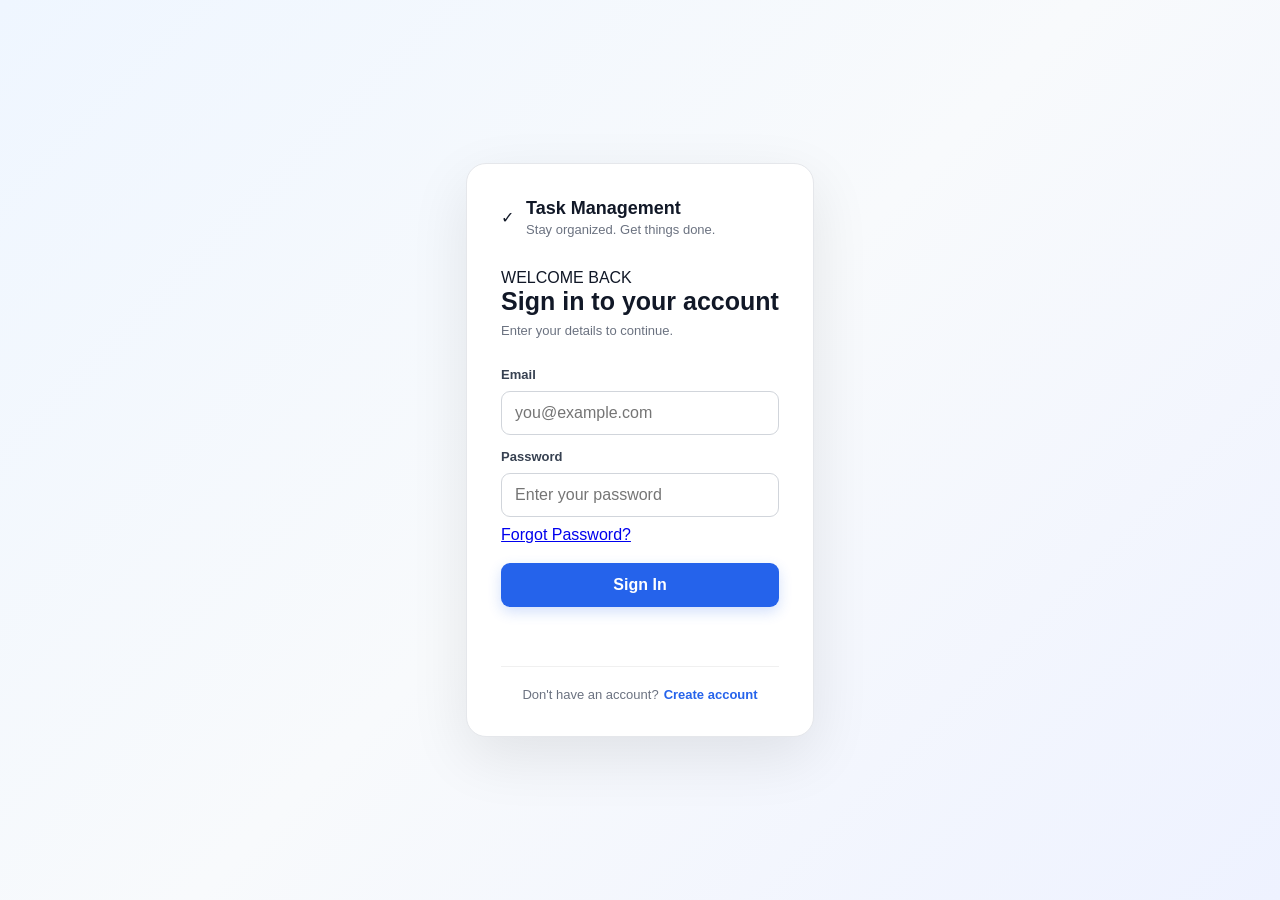
<file: frontend/index.html>
<!DOCTYPE html>
<html lang="en">

<head>

    <meta charset="UTF-8">

    <meta
        name="viewport"
        content="width=device-width, initial-scale=1.0"
    >

    <title>Task Management</title>

    <link
        rel="stylesheet"
        href="style.css?v=2000"
    >

</head>


<body>

    <!-- =========================================
         HEADER
    ========================================== -->

    <header class="header">

        <div class="brand">

            <div class="brand-icon">
                ✓
            </div>

            <div class="brand-text">

                <h1>
                    Task Management
                </h1>

                <p>
                    Organize your work and stay productive.
                </p>

            </div>

        </div>


        <div class="header-actions">


            <!-- =================================
                 PROFILE
            ================================== -->

            <div class="profile-wrapper">

                <button
                    id="profileBtn"
                    class="profile-btn"
                    type="button"
                    aria-label="Open profile"
                >

                    <div
                        id="userAvatar"
                        class="user-avatar"
                    >
                        K
                    </div>


                    <div class="profile-summary">

                        <span class="user-label">
                            Welcome back
                        </span>

                        <strong id="userName">
                            User
                        </strong>

                    </div>

                </button>


                <!-- PROFILE DROPDOWN -->

                <div
                    id="profileDropdown"
                    class="profile-dropdown hidden"
                >

                    <div class="profile-dropdown-header">

                        <div
                            id="profileAvatar"
                            class="profile-avatar-large"
                        >
                            K
                        </div>


                        <div class="profile-heading">

                            <h3 id="profileName">
                                User
                            </h3>

                            <p id="profileEmail">
                                user@example.com
                            </p>

                        </div>

                    </div>


                    <div class="profile-divider"></div>


                    <div class="profile-details">


                        <div class="profile-detail">

                            <span class="detail-icon">
                                👤
                            </span>

                            <div>

                                <small>
                                    Name
                                </small>

                                <strong id="profileDetailName">
                                    User
                                </strong>

                            </div>

                        </div>


                        <div class="profile-detail">

                            <span class="detail-icon">
                                ✉
                            </span>

                            <div>

                                <small>
                                    Email
                                </small>

                                <strong id="profileDetailEmail">
                                    user@example.com
                                </strong>

                            </div>

                        </div>


                    </div>


                    <div class="profile-divider"></div>


                    <button
                        id="profileLogoutBtn"
                        class="profile-logout"
                        type="button"
                    >

                        <span>
                            ↪
                        </span>

                        Logout

                    </button>

                </div>

            </div>


            <!-- =================================
                 ADD TASK
            ================================== -->

            <button
                id="addTaskBtn"
                class="btn primary add-task-btn"
                type="button"
            >

                <span class="plus-icon">
                    +
                </span>

                Add Task

            </button>

        </div>

    </header>


    <!-- =========================================
         MAIN
    ========================================== -->

    <main class="container">


        <!-- =================================
             DASHBOARD INTRO
        ================================== -->

        <section class="dashboard-heading">

            <span class="eyebrow">
                WORKSPACE
            </span>

            <h2>
                Your Dashboard
            </h2>

            <p>
                Manage your tasks, track progress, and stay organized.
            </p>

        </section>


        <!-- =================================
             STATISTICS
        ================================== -->

        <section class="stats">


            <!-- TOTAL -->

            <div class="stat-card total-card">

                <div class="stat-content">

                    <h3>
                        Total Tasks
                    </h3>

                    <p id="totalTasks">
                        0
                    </p>

                    <span>
                        All tasks
                    </span>

                </div>

                <div class="stat-icon">
                    #
                </div>

            </div>


            <!-- TODO -->

            <div class="stat-card todo-card">

                <div class="stat-content">

                    <h3>
                        To Do
                    </h3>

                    <p id="todoTasks">
                        0
                    </p>

                    <span>
                        Waiting to start
                    </span>

                </div>

                <div class="stat-icon">
                    ○
                </div>

            </div>


            <!-- PROGRESS -->

            <div class="stat-card progress-card">

                <div class="stat-content">

                    <h3>
                        In Progress
                    </h3>

                    <p id="progressTasks">
                        0
                    </p>

                    <span>
                        Currently working
                    </span>

                </div>

                <div class="stat-icon">
                    ◐
                </div>

            </div>


            <!-- COMPLETED -->

            <div class="stat-card completed-card">

                <div class="stat-content">

                    <h3>
                        Completed
                    </h3>

                    <p id="completedTasks">
                        0
                    </p>

                    <span>
                        Finished tasks
                    </span>

                </div>

                <div class="stat-icon">
                    ✓
                </div>

            </div>

        </section>


        <!-- =================================
             FILTERS
        ================================== -->

        <section class="filters">


            <!-- SEARCH -->

            <div class="search-wrapper">

                <span class="search-icon">
                    ⌕
                </span>

                <input
                    type="text"
                    id="searchInput"
                    placeholder="Search tasks..."
                >

            </div>


            <!-- STATUS -->

            <div class="filter-group">

                <label for="statusFilter">
                    Status
                </label>

                <select id="statusFilter">

                    <option value="all">
                        All Status
                    </option>

                    <option value="To Do">
                        To Do
                    </option>

                    <option value="In Progress">
                        In Progress
                    </option>

                    <option value="Completed">
                        Completed
                    </option>

                </select>

            </div>


            <!-- PRIORITY -->

            <div class="filter-group">

                <label for="priorityFilter">
                    Priority
                </label>

                <select id="priorityFilter">

                    <option value="all">
                        All Priority
                    </option>

                    <option value="Low">
                        Low
                    </option>

                    <option value="Medium">
                        Medium
                    </option>

                    <option value="High">
                        High
                    </option>

                </select>

            </div>

        </section>


        <!-- =================================
             TASKS
        ================================== -->

        <section class="tasks-section">

            <div class="section-header">

                <div>

                    <span class="eyebrow">
                        WORK ITEMS
                    </span>

                    <h2>
                        My Tasks
                    </h2>

                </div>

            </div>


            <div
                id="taskContainer"
                class="task-container"
            >

                <!-- Tasks generated by JavaScript -->

            </div>

        </section>

    </main>


    <!-- =========================================
         ADD / EDIT TASK MODAL
    ========================================== -->

    <div
        id="taskModal"
        class="modal hidden"
    >

        <div class="modal-content">


            <!-- MODAL HEADER -->

            <div class="modal-header">

                <div>

                    <span class="eyebrow">
                        TASK
                    </span>

                    <h2 id="modalTitle">
                        Add Task
                    </h2>

                </div>


                <button
                    id="closeModalBtn"
                    class="close-btn"
                    type="button"
                    aria-label="Close"
                >
                    &times;
                </button>

            </div>


            <!-- FORM -->

            <form id="taskForm">

                <input
                    type="hidden"
                    id="taskId"
                >


                <label for="title">
                    Task Title
                </label>

                <input
                    type="text"
                    id="title"
                    placeholder="Enter task title"
                    required
                >


                <label for="description">
                    Description
                </label>

                <textarea
                    id="description"
                    placeholder="Enter task description"
                    rows="4"
                ></textarea>


                <label for="status">
                    Status
                </label>

                <select id="status">

                    <option value="To Do">
                        To Do
                    </option>

                    <option value="In Progress">
                        In Progress
                    </option>

                    <option value="Completed">
                        Completed
                    </option>

                </select>


                <label for="priority">
                    Priority
                </label>

                <select id="priority">

                    <option value="Low">
                        Low
                    </option>

                    <option
                        value="Medium"
                        selected
                    >
                        Medium
                    </option>

                    <option value="High">
                        High
                    </option>

                </select>


                <label for="dueDate">
                    Due Date
                </label>

                <input
                    type="date"
                    id="dueDate"
                >


                <div class="form-actions">

                    <button
                        type="button"
                        id="cancelBtn"
                        class="btn secondary"
                    >
                        Cancel
                    </button>


                    <button
                        type="submit"
                        class="btn primary"
                    >
                        Save Task
                    </button>

                </div>

            </form>

        </div>

    </div>


    <!-- =========================================
         JAVASCRIPT
    ========================================== -->

    <script src="script.js?v=2000"></script>

</body>

</html>
</file>
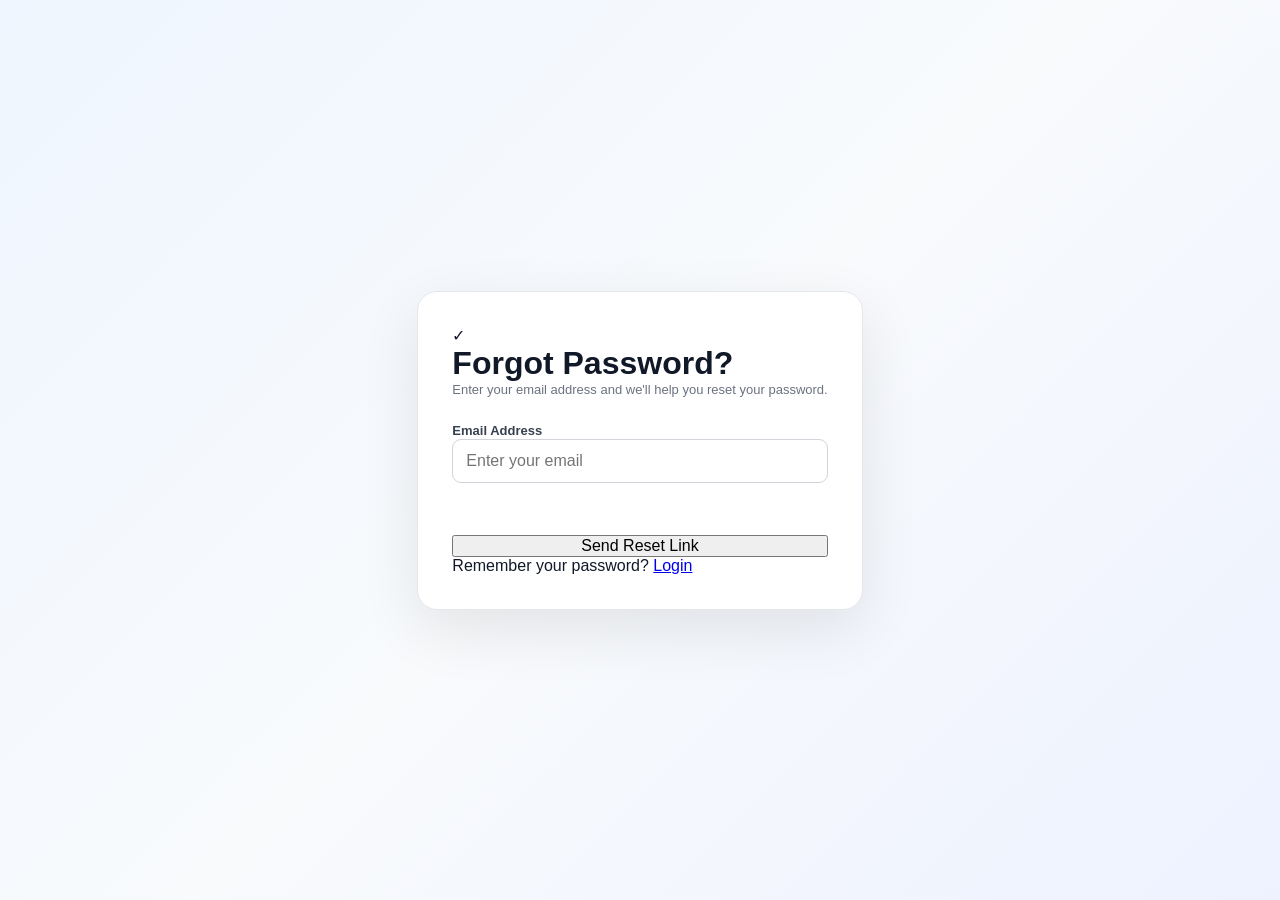
<file: frontend/forgot-password.html>
<!DOCTYPE html>
<html lang="en">

<head>

    <meta charset="UTF-8">

    <meta
        name="viewport"
        content="width=device-width, initial-scale=1.0"
    >

    <title>Forgot Password | Task Manager</title>

    <link
        rel="stylesheet"
        href="style.css"
    >

</head>


<body>

    <div class="auth-page">

        <div class="auth-card">

            <div class="auth-header">

                <div class="auth-logo">
                    ✓
                </div>

                <h1>
                    Forgot Password?
                </h1>

                <p>
                    Enter your email address and
                    we'll help you reset your password.
                </p>

            </div>


            <form
                id="forgotPasswordForm"
                class="auth-form"
            >

                <div class="form-group">

                    <label for="forgotEmail">
                        Email Address
                    </label>

                    <input
                        type="email"
                        id="forgotEmail"
                        placeholder="Enter your email"
                        required
                    >

                </div>


                <div
                    id="forgotMessage"
                    class="auth-message"
                ></div>


                <button
                    type="submit"
                    class="auth-submit-btn"
                >
                    Send Reset Link
                </button>

            </form>


            <div class="auth-footer">

                <p>

                    Remember your password?

                    <a href="login.html">
                        Login
                    </a>

                </p>

            </div>

        </div>

    </div>


    <script src="auth.js?v=1002"></script>

</body>

</html>
</file>
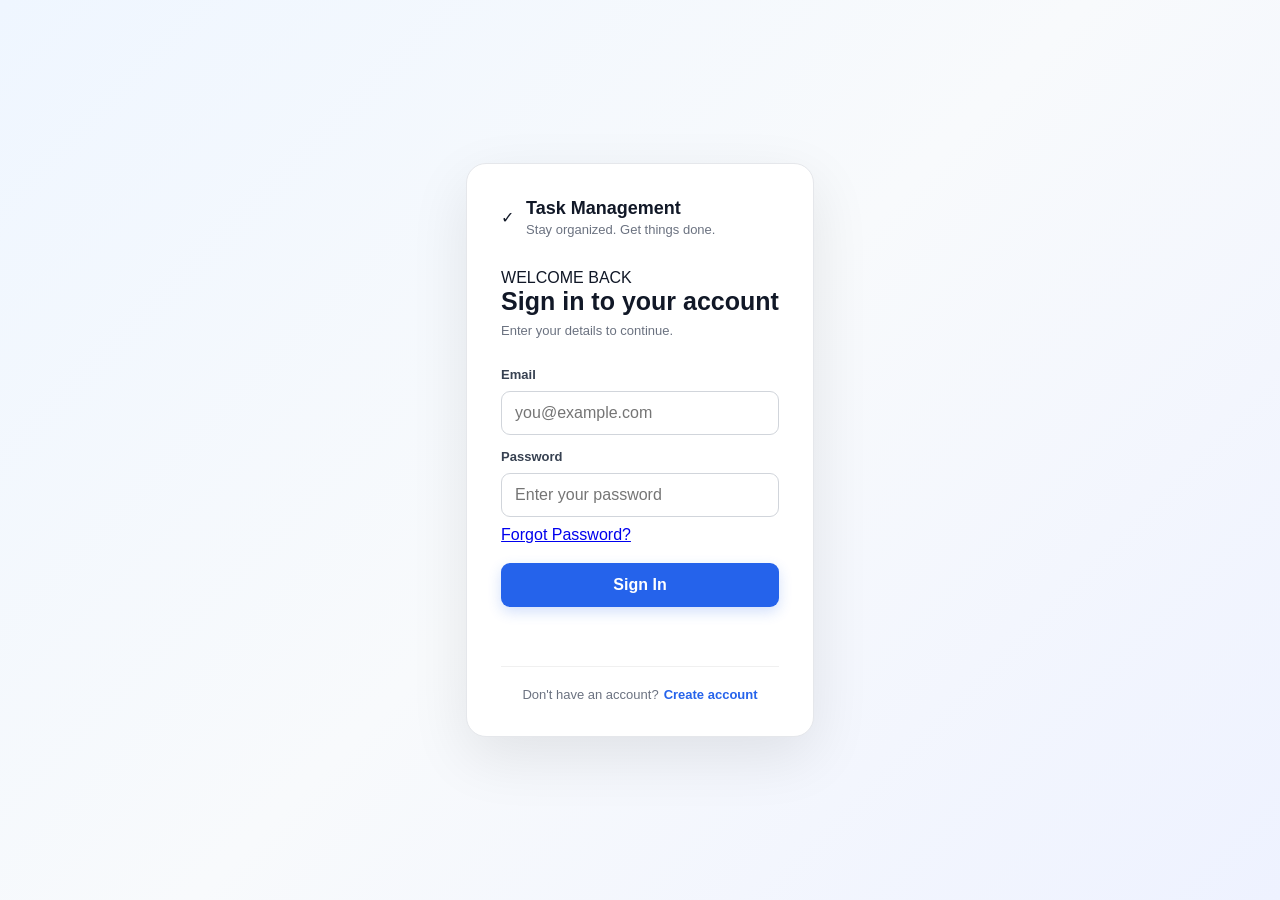
<file: frontend/login.html>
<!DOCTYPE html>
<html lang="en">

<head>

    <meta charset="UTF-8">

    <meta
        name="viewport"
        content="width=device-width, initial-scale=1.0"
    >

    <title>Login - Task Management</title>

    <link
        rel="stylesheet"
        href="style.css"
    >

</head>


<body>

    <main class="auth-page">

        <div class="auth-card">

            <!-- ============================= -->
            <!-- HEADER -->
            <!-- ============================= -->

            <div class="auth-header">

                <div class="auth-brand">

                    <div class="auth-logo">
                        ✓
                    </div>

                    <div>

                        <h1>
                            Task Management
                        </h1>

                        <p>
                            Stay organized. Get things done.
                        </p>

                    </div>

                </div>


                <div class="auth-welcome">

                    <span>
                        WELCOME BACK
                    </span>

                    <h2>
                        Sign in to your account
                    </h2>

                    <p>
                        Enter your details to continue.
                    </p>

                </div>

            </div>


            <!-- ============================= -->
            <!-- LOGIN FORM -->
            <!-- ============================= -->

            <form
                id="loginForm"
                class="auth-form"
            >

                <label for="loginEmail">
                    Email
                </label>

                <input
                    type="email"
                    id="loginEmail"
                    placeholder="you@example.com"
                    required
                >


                <label for="loginPassword">
                    Password
                </label>

                <input
                    type="password"
                    id="loginPassword"
                    placeholder="Enter your password"
                    required
                >


                <!-- FORGOT PASSWORD -->

                <div class="forgot-password-link">

                    <a href="forgot-password.html">
                        Forgot Password?
                    </a>

                </div>


                <!-- LOGIN BUTTON -->

                <button
                    type="submit"
                    class="btn primary auth-submit"
                >
                    Sign In
                </button>

            </form>


            <!-- LOGIN MESSAGE -->

            <p
                id="loginMessage"
                class="auth-message"
            ></p>


            <!-- ============================= -->
            <!-- SIGNUP LINK -->
            <!-- ============================= -->

            <div class="auth-switch">

                <span>
                    Don't have an account?
                </span>

                <a href="signup.html">
                    Create account
                </a>

            </div>

        </div>

    </main>


    <!-- AUTH JAVASCRIPT -->

    <script src="auth.js?v=1005"></script>

</body>

</html>
</file>
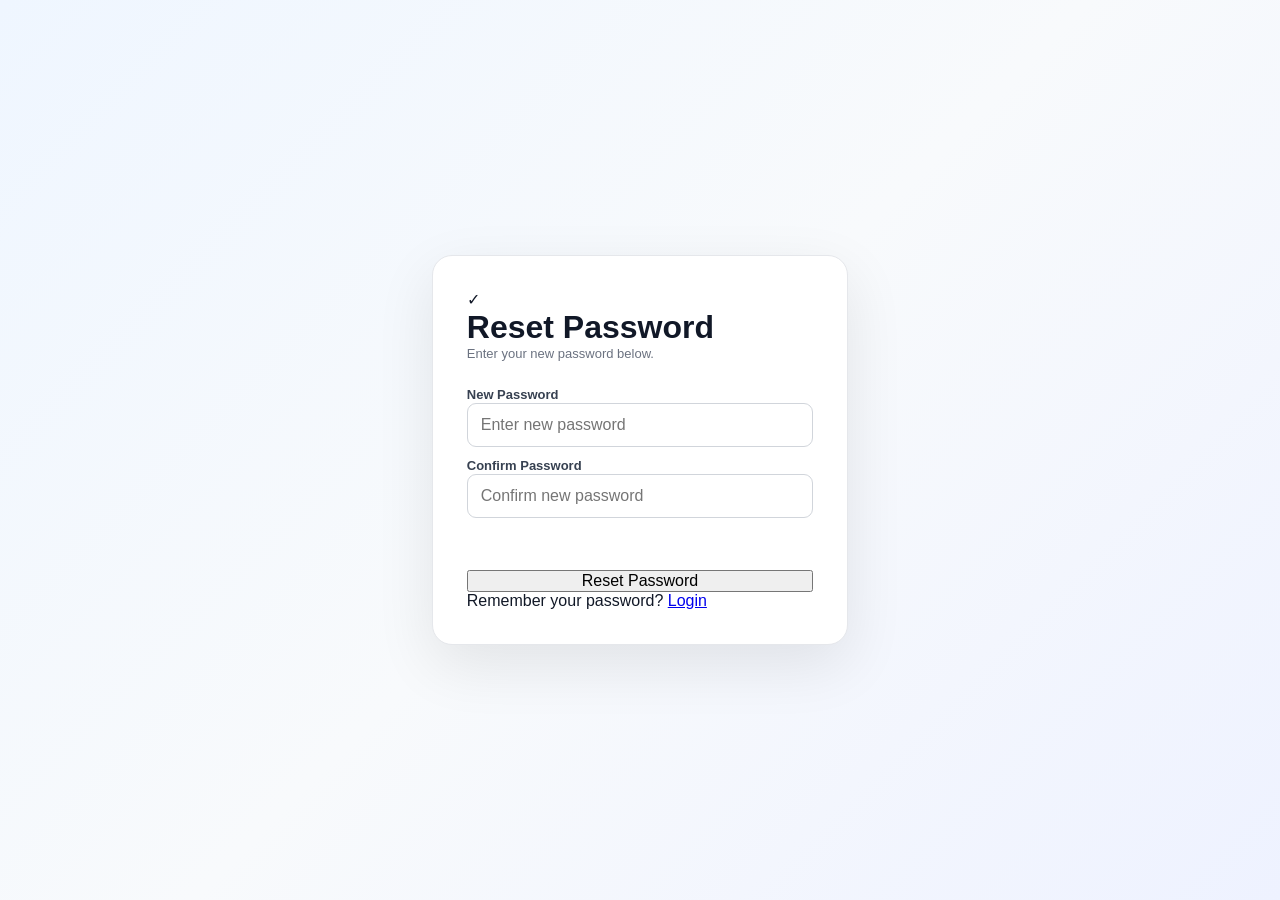
<file: frontend/reset-password.html>
<!DOCTYPE html>
<html lang="en">

<head>

    <meta charset="UTF-8">

    <meta
        name="viewport"
        content="width=device-width, initial-scale=1.0"
    >

    <title>Reset Password | Task Manager</title>

    <link
        rel="stylesheet"
        href="style.css"
    >

</head>


<body>

    <div class="auth-page">

        <div class="auth-card">

            <div class="auth-header">

                <div class="auth-logo">
                    ✓
                </div>

                <h1>
                    Reset Password
                </h1>

                <p>
                    Enter your new password below.
                </p>

            </div>


            <form
                id="resetPasswordForm"
                class="auth-form"
            >

                <div class="form-group">

                    <label for="newPassword">
                        New Password
                    </label>

                    <input
                        type="password"
                        id="newPassword"
                        placeholder="Enter new password"
                        minlength="6"
                        required
                    >

                </div>


                <div class="form-group">

                    <label for="confirmPassword">
                        Confirm Password
                    </label>

                    <input
                        type="password"
                        id="confirmPassword"
                        placeholder="Confirm new password"
                        minlength="6"
                        required
                    >

                </div>


                <div
                    id="resetMessage"
                    class="auth-message"
                ></div>


                <button
                    type="submit"
                    class="auth-submit-btn"
                >
                    Reset Password
                </button>

            </form>


            <div class="auth-footer">

                <p>

                    Remember your password?

                    <a href="login.html">
                        Login
                    </a>

                </p>

            </div>

        </div>

    </div>


    <script src="auth.js?v=1003"></script>

</body>

</html>
</file>
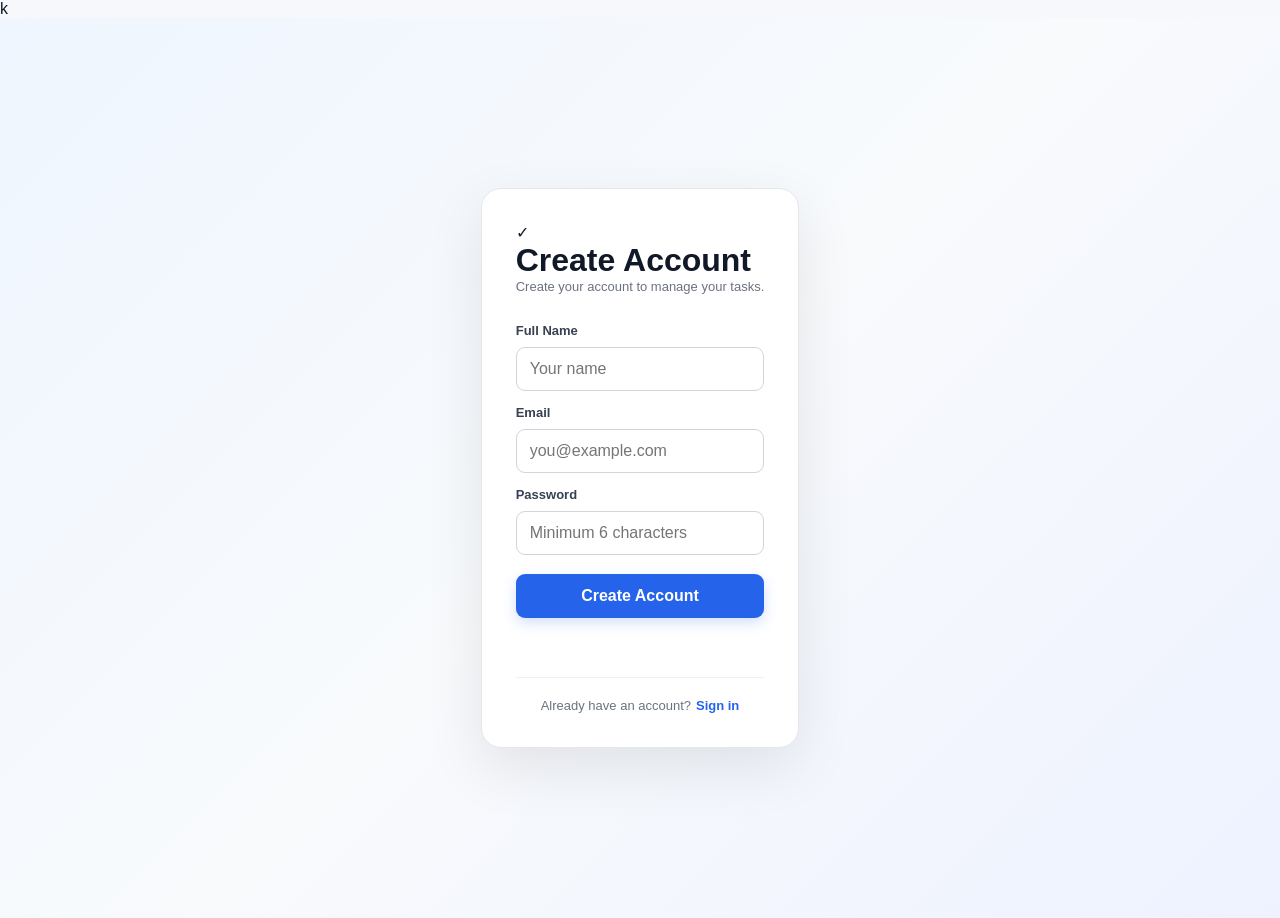
<file: frontend/signup.html>
k<!DOCTYPE html>
<html lang="en">

<head>

    <meta charset="UTF-8">

    <meta
        name="viewport"
        content="width=device-width, initial-scale=1.0"
    >

    <title>Create Account - Task Management</title>

    <link
        rel="stylesheet"
        href="style.css"
    >

</head>


<body>

    <main class="auth-page">

        <div class="auth-card">

            <div class="auth-header">

                <div class="auth-logo">
                    ✓
                </div>

                <h1>
                    Create Account
                </h1>

                <p>
                    Create your account to manage your tasks.
                </p>

            </div>


            <form
                id="signupForm"
                class="auth-form"
            >

                <label for="signupName">
                    Full Name
                </label>

                <input
                    type="text"
                    id="signupName"
                    placeholder="Your name"
                    required
                >


                <label for="signupEmail">
                    Email
                </label>

                <input
                    type="email"
                    id="signupEmail"
                    placeholder="you@example.com"
                    required
                >


                <label for="signupPassword">
                    Password
                </label>

                <input
                    type="password"
                    id="signupPassword"
                    placeholder="Minimum 6 characters"
                    minlength="6"
                    required
                >


                <button
                    type="submit"
                    class="btn primary auth-submit"
                >
                    Create Account
                </button>

            </form>


            <p
                id="signupMessage"
                class="auth-message"
            ></p>


            <div class="auth-switch">

                <span>
                    Already have an account?
                </span>

                <a href="login.html">
                    Sign in
                </a>

            </div>

        </div>

    </main>


    <script src="auth.js?v=1004"></script>

</body>

</html>
</file>
<file: frontend/style.css>
/* =================================
   GLOBAL
================================= */

* {
    margin: 0;
    padding: 0;
    box-sizing: border-box;
}

html {
    scroll-behavior: smooth;
}

body {
    font-family: Arial, Helvetica, sans-serif;
    background: #f6f8fc;
    color: #111827;
    min-height: 100vh;
}

button,
input,
textarea,
select {
    font: inherit;
}


/* =================================
   HEADER
================================= */

.header {
    min-height: 82px;
    padding: 18px 5%;

    display: flex;
    align-items: center;
    justify-content: space-between;

    background: #ffffff;

    border-bottom: 1px solid #e5e7eb;

    position: sticky;
    top: 0;

    z-index: 100;
}

.brand {
    display: flex;
    align-items: center;
    gap: 13px;
}

.brand-icon {
    width: 42px;
    height: 42px;

    display: flex;
    align-items: center;
    justify-content: center;

    border-radius: 12px;

    background: #2563eb;
    color: #ffffff;

    font-size: 20px;
    font-weight: 700;

    box-shadow:
        0 6px 15px rgba(37, 99, 235, 0.25);
}

.header h1 {
    font-size: 21px;
    color: #111827;
    margin-bottom: 3px;
}

.header p {
    color: #6b7280;
    font-size: 13px;
}


/* =================================
   BUTTONS
================================= */

.btn {
    border: none;

    padding: 11px 18px;

    border-radius: 9px;

    cursor: pointer;

    font-weight: 600;

    transition:
        transform 0.2s ease,
        background 0.2s ease,
        box-shadow 0.2s ease;
}

.btn:hover {
    transform: translateY(-1px);
}

.primary {
    background: #2563eb;
    color: #ffffff;

    box-shadow:
        0 5px 14px rgba(37, 99, 235, 0.2);
}

.primary:hover {
    background: #1d4ed8;

    box-shadow:
        0 8px 20px rgba(37, 99, 235, 0.28);
}

.secondary {
    background: #f3f4f6;
    color: #374151;
}

.secondary:hover {
    background: #e5e7eb;
}

.add-task-btn {
    display: flex;
    align-items: center;
    gap: 7px;

    padding: 12px 19px;
}

.add-task-btn span {
    font-size: 19px;
    line-height: 1;
}


/* =================================
   MAIN CONTAINER
================================= */

.container {
    width: 90%;
    max-width: 1200px;

    margin: 0 auto;

    padding: 38px 0 60px;
}


/* =================================
   PAGE INTRO
================================= */

.page-intro {
    margin-bottom: 28px;
}

.eyebrow {
    display: block;

    color: #2563eb;

    font-size: 11px;

    font-weight: 700;

    letter-spacing: 1.4px;

    margin-bottom: 7px;
}

.page-intro h2 {
    font-size: 31px;

    color: #111827;

    margin-bottom: 8px;
}

.page-intro p {
    color: #6b7280;

    font-size: 14px;
}


/* =================================
   STATISTICS
================================= */

.stats {
    display: grid;

    grid-template-columns:
        repeat(4, 1fr);

    gap: 17px;

    margin-bottom: 28px;
}

.stat-card {
    position: relative;

    overflow: hidden;

    background: #ffffff;

    border: 1px solid #e5e7eb;

    border-radius: 15px;

    padding: 20px;

    box-shadow:
        0 3px 10px rgba(0, 0, 0, 0.035);

    transition:
        transform 0.2s ease,
        box-shadow 0.2s ease;
}

.stat-card::before {
    content: "";

    position: absolute;

    left: 0;
    top: 0;

    width: 100%;
    height: 3px;

    background: #2563eb;
}

.stat-card:hover {
    transform: translateY(-3px);

    box-shadow:
        0 10px 25px rgba(0, 0, 0, 0.07);
}

.stat-top {
    display: flex;

    align-items: flex-start;

    justify-content: space-between;

    gap: 15px;
}

.stat-card h3 {
    color: #6b7280;

    font-size: 13px;

    font-weight: 600;

    margin-bottom: 8px;
}

.stat-card p {
    color: #111827;

    font-size: 29px;

    font-weight: 700;

    line-height: 1;
}

.stat-label {
    display: block;

    margin-top: 13px;

    color: #9ca3af;

    font-size: 11px;
}

.stat-icon {
    width: 39px;
    height: 39px;

    display: flex;

    align-items: center;
    justify-content: center;

    border-radius: 10px;

    background: #eff6ff;

    color: #2563eb;

    font-size: 18px;

    font-weight: 700;
}

.stat-total::before {
    background: #2563eb;
}

.stat-todo::before {
    background: #f59e0b;
}

.stat-progress::before {
    background: #3b82f6;
}

.stat-completed::before {
    background: #22c55e;
}

.stat-todo .stat-icon {
    background: #fffbeb;
    color: #d97706;
}

.stat-progress .stat-icon {
    background: #eff6ff;
    color: #2563eb;
}

.stat-completed .stat-icon {
    background: #f0fdf4;
    color: #16a34a;
}


/* =================================
   FILTER TOOLBAR
================================= */

.filters {
    display: flex;

    align-items: flex-end;

    gap: 13px;

    background: #ffffff;

    border: 1px solid #e5e7eb;

    border-radius: 15px;

    padding: 16px;

    margin-bottom: 36px;

    box-shadow:
        0 3px 10px rgba(0, 0, 0, 0.03);
}

.search-wrapper {
    position: relative;

    flex: 1;
}

.search-icon {
    position: absolute;

    left: 13px;
    top: 50%;

    transform: translateY(-50%);

    color: #9ca3af;

    font-size: 20px;

    pointer-events: none;
}

.search-wrapper input {
    width: 100%;

    padding: 12px 14px 12px 39px;

    border: 1px solid #d1d5db;

    border-radius: 9px;

    outline: none;

    color: #111827;

    background: #ffffff;
}

.search-wrapper input:focus {
    border-color: #2563eb;

    box-shadow:
        0 0 0 3px rgba(37, 99, 235, 0.09);
}

.filter-group {
    min-width: 160px;
}

.filter-group label {
    display: block;

    margin-bottom: 6px;

    color: #6b7280;

    font-size: 11px;

    font-weight: 600;
}

.filter-group select {
    width: 100%;

    padding: 12px;

    border: 1px solid #d1d5db;

    border-radius: 9px;

    outline: none;

    background: #ffffff;

    color: #374151;

    cursor: pointer;
}

.filter-group select:focus {
    border-color: #2563eb;
}


/* =================================
   TASK SECTION
================================= */

.tasks-section {
    margin-top: 5px;
}

.section-header {
    display: flex;

    align-items: center;

    justify-content: space-between;

    margin-bottom: 16px;
}

.section-header h2 {
    font-size: 21px;

    color: #111827;
}


/* =================================
   TASK GRID
================================= */

.task-container {
    display: grid;

    grid-template-columns:
        repeat(2, minmax(0, 1fr));

    gap: 18px;
}


/* =================================
   TASK CARD
================================= */

.task-card {
    background: #ffffff;

    border: 1px solid #e5e7eb;

    border-radius: 15px;

    padding: 21px;

    box-shadow:
        0 3px 10px rgba(0, 0, 0, 0.035);

    transition:
        transform 0.2s ease,
        box-shadow 0.2s ease,
        border-color 0.2s ease;
}

.task-card:hover {
    transform: translateY(-3px);

    border-color: #dbeafe;

    box-shadow:
        0 12px 27px rgba(0, 0, 0, 0.08);
}

.task-card h3 {
    font-size: 18px;

    color: #111827;

    margin-bottom: 8px;
}

.task-card p {
    color: #6b7280;

    font-size: 13px;

    line-height: 1.6;

    margin-bottom: 17px;
}


/* =================================
   TASK META
================================= */

.task-meta {
    display: flex;

    flex-wrap: wrap;

    gap: 7px;

    margin-bottom: 19px;
}

.badge {
    display: inline-flex;

    align-items: center;

    padding: 6px 10px;

    border-radius: 999px;

    font-size: 11px;

    font-weight: 700;
}


/* =================================
   STATUS BADGES
================================= */

.status-todo {
    background: #fef3c7;

    color: #92400e;

    border: 1px solid #fde68a;
}

.status-progress {
    background: #dbeafe;

    color: #1d4ed8;

    border: 1px solid #bfdbfe;
}

.status-completed {
    background: #dcfce7;

    color: #166534;

    border: 1px solid #bbf7d0;
}


/* =================================
   PRIORITY BADGES
================================= */

.priority-low {
    background: #f3f4f6;

    color: #374151;

    border: 1px solid #d1d5db;
}

.priority-medium {
    background: #ffedd5;

    color: #9a3412;

    border: 1px solid #fed7aa;
}

.priority-high {
    background: #fee2e2;

    color: #b91c1c;

    border: 1px solid #fecaca;
}


/* =================================
   DUE DATE
================================= */

.due-badge {
    background: #f3e8ff;

    color: #7e22ce;

    border: 1px solid #e9d5ff;
}


/* =================================
   TASK ACTIONS
================================= */

.task-actions {
    display: flex;

    gap: 9px;

    padding-top: 15px;

    border-top: 1px solid #f0f0f0;
}

.task-actions .btn {
    flex: 1;
}

.edit-btn {
    background: #eff6ff;

    color: #1d4ed8;

    border: 1px solid #bfdbfe;
}

.edit-btn:hover {
    background: #dbeafe;
}

.delete-btn {
    background: #fef2f2;

    color: #b91c1c;

    border: 1px solid #fecaca;
}

.delete-btn:hover {
    background: #fee2e2;
}


/* =================================
   EMPTY STATE
================================= */

.empty-state {
    grid-column: 1 / -1;

    text-align: center;

    padding: 55px 20px;
}

.empty-state h3 {
    color: #374151;

    margin-bottom: 7px;
}

.empty-state p {
    color: #9ca3af;

    margin-bottom: 0;
}


/* =================================
   MODAL
================================= */

.modal {
    position: fixed;

    inset: 0;

    display: flex;

    align-items: center;

    justify-content: center;

    padding: 20px;

    background:
        rgba(15, 23, 42, 0.58);

    backdrop-filter: blur(4px);

    z-index: 1000;

    animation:
        modal-bg-in 0.2s ease;
}

.hidden {
    display: none;
}

.modal-content {
    width: 100%;

    max-width: 530px;

    max-height: 90vh;

    overflow-y: auto;

    background: #ffffff;

    border-radius: 18px;

    padding: 27px;

    box-shadow:
        0 25px 70px rgba(0, 0, 0, 0.22);

    animation:
        modal-in 0.25s ease;
}

.modal-header {
    display: flex;

    align-items: flex-start;

    justify-content: space-between;

    gap: 15px;

    margin-bottom: 22px;
}

.modal-header h2 {
    font-size: 22px;

    color: #111827;
}

.close-btn {
    width: 35px;
    height: 35px;

    border: none;

    border-radius: 9px;

    background: #f3f4f6;

    color: #6b7280;

    font-size: 25px;

    line-height: 1;

    cursor: pointer;

    transition: 0.2s ease;
}

.close-btn:hover {
    background: #e5e7eb;

    color: #111827;
}


/* =================================
   FORM
================================= */

form {
    display: flex;

    flex-direction: column;

    gap: 9px;
}

form label {
    color: #374151;

    font-size: 13px;

    font-weight: 700;

    margin-top: 5px;
}

form input,
form textarea,
form select {
    width: 100%;

    padding: 12px 13px;

    border: 1px solid #d1d5db;

    border-radius: 9px;

    outline: none;

    background: #ffffff;

    color: #111827;

    transition: 0.2s ease;
}

form textarea {
    resize: vertical;

    min-height: 100px;
}

form input:focus,
form textarea:focus,
form select:focus {
    border-color: #2563eb;

    box-shadow:
        0 0 0 3px rgba(37, 99, 235, 0.09);
}

.form-actions {
    display: flex;

    justify-content: flex-end;

    gap: 10px;

    margin-top: 18px;

    padding-top: 17px;

    border-top: 1px solid #f0f0f0;
}


/* =================================
   TOAST
================================= */

.toast {
    position: fixed;

    top: 22px;
    right: 22px;

    min-width: 280px;

    max-width: 400px;

    padding: 14px 17px;

    display: flex;

    align-items: center;

    gap: 11px;

    border-radius: 11px;

    font-size: 13px;

    font-weight: 600;

    box-shadow:
        0 12px 35px rgba(0, 0, 0, 0.14);

    z-index: 9999;

    animation:
        toast-in 0.3s ease;
}

.toast-success {
    background: #ecfdf5;

    color: #166534;

    border: 1px solid #bbf7d0;
}

.toast-error {
    background: #fef2f2;

    color: #b91c1c;

    border: 1px solid #fecaca;
}

.toast-info {
    background: #eff6ff;

    color: #1d4ed8;

    border: 1px solid #bfdbfe;
}

.toast-icon {
    width: 24px;
    height: 24px;

    display: flex;

    align-items: center;
    justify-content: center;

    border-radius: 50%;

    background: rgba(255, 255, 255, 0.8);

    flex-shrink: 0;
}


/* =================================
   LOADING
================================= */

.loading-state {
    grid-column: 1 / -1;

    min-height: 220px;

    display: flex;

    flex-direction: column;

    align-items: center;

    justify-content: center;

    gap: 14px;

    color: #6b7280;

    font-size: 13px;
}

.loading-spinner {
    width: 35px;
    height: 35px;

    border: 4px solid #e5e7eb;

    border-top-color: #2563eb;

    border-radius: 50%;

    animation:
        spin 0.8s linear infinite;
}


/* =================================
   ANIMATIONS
================================= */

@keyframes spin {

    to {
        transform: rotate(360deg);
    }
}

@keyframes toast-in {

    from {
        opacity: 0;

        transform:
            translateX(30px);
    }

    to {
        opacity: 1;

        transform:
            translateX(0);
    }
}

@keyframes toast-out {

    from {
        opacity: 1;

        transform:
            translateX(0);
    }

    to {
        opacity: 0;

        transform:
            translateX(30px);
    }
}

@keyframes modal-in {

    from {
        opacity: 0;

        transform:
            translateY(15px)
            scale(0.98);
    }

    to {
        opacity: 1;

        transform:
            translateY(0)
            scale(1);
    }
}

@keyframes modal-bg-in {

    from {
        opacity: 0;
    }

    to {
        opacity: 1;
    }
}


/* =================================
   TABLET
================================= */

@media (max-width: 950px) {

    .stats {
        grid-template-columns:
            repeat(2, 1fr);
    }

    .task-container {
        grid-template-columns: 1fr;
    }
}


/* =================================
   MOBILE
================================= */

@media (max-width: 700px) {

    .header {
        padding: 16px 4%;

        position: relative;
    }

    .header p {
        display: none;
    }

    .header h1 {
        font-size: 18px;
    }

    .brand-icon {
        width: 37px;
        height: 37px;
    }

    .add-task-btn {
        padding: 10px 13px;
    }

    .container {
        width: 92%;

        padding-top: 28px;
    }

    .page-intro h2 {
        font-size: 26px;
    }

    .filters {
        flex-direction: column;

        align-items: stretch;
    }

    .filter-group {
        width: 100%;
    }

    .task-container {
        grid-template-columns: 1fr;
    }
}


/* =================================
   SMALL MOBILE
================================= */

@media (max-width: 480px) {

    .header {
        gap: 10px;
    }

    .brand {
        gap: 9px;
    }

    .add-task-btn span {
        display: none;
    }

    .stats {
        grid-template-columns: 1fr;

        gap: 12px;
    }

    .stat-card {
        padding: 18px;
    }

    .page-intro {
        margin-bottom: 22px;
    }

    .task-card {
        padding: 18px;
    }

    .task-actions {
        flex-direction: column;
    }

    .task-actions .btn {
        width: 100%;
    }

    .modal {
        padding: 12px;
    }

    .modal-content {
        padding: 21px;
        border-radius: 15px;
    }

    .form-actions {
        flex-direction: column-reverse;
    }

    .form-actions .btn {
        width: 100%;
    }

    .toast {
        left: 15px;
        right: 15px;

        top: 15px;

        min-width: auto;
        max-width: none;
    }
}
/* =================================
   AUTH PAGES
================================= */

.auth-page {
    min-height: 100vh;

    display: flex;

    align-items: center;
    justify-content: center;

    padding: 25px;

    background:
        linear-gradient(
            135deg,
            #eff6ff,
            #f8fafc 50%,
            #eef2ff
        );
}

.auth-container {
    width: 100%;
    max-width: 450px;
}

.auth-card {
    background: #ffffff;

    border: 1px solid #e5e7eb;

    border-radius: 20px;

    padding: 34px;

    box-shadow:
        0 20px 60px rgba(0, 0, 0, 0.09);
}

.auth-brand {
    display: flex;

    align-items: center;

    gap: 12px;

    margin-bottom: 32px;
}

.auth-brand h1 {
    font-size: 18px;

    color: #111827;

    margin-bottom: 3px;
}

.auth-brand p {
    color: #6b7280;

    font-size: 12px;
}

.auth-header {
    margin-bottom: 24px;
}

.auth-header h2 {
    font-size: 25px;

    color: #111827;

    margin-bottom: 7px;
}

.auth-header p {
    color: #6b7280;

    font-size: 13px;
}

.auth-card form {
    gap: 9px;
}

.auth-submit {
    width: 100%;

    margin-top: 10px;

    padding: 13px;
}

.auth-message {
    min-height: 20px;

    margin-top: 14px;

    text-align: center;

    font-size: 13px;
}

.auth-message.success {
    color: #15803d;
}

.auth-message.error {
    color: #dc2626;
}

.auth-switch {
    display: flex;

    align-items: center;
    justify-content: center;

    gap: 5px;

    margin-top: 25px;

    padding-top: 20px;

    border-top: 1px solid #f0f0f0;

    color: #6b7280;

    font-size: 13px;
}

.auth-switch a {
    color: #2563eb;

    font-weight: 700;

    text-decoration: none;
}

.auth-switch a:hover {
    text-decoration: underline;
}


@media (max-width: 480px) {

    .auth-page {
        padding: 15px;
    }

    .auth-card {
        padding: 25px 20px;

        border-radius: 16px;
    }

    .auth-header h2 {
        font-size: 22px;
    }
}
/* =================================
   HEADER USER
================================= */

.header-actions {
    display: flex;

    align-items: center;

    gap: 12px;
}

.user-info {
    display: flex;

    align-items: center;

    gap: 9px;

    padding-right: 10px;

    border-right: 1px solid #e5e7eb;
}

.user-avatar {
    width: 36px;
    height: 36px;

    display: flex;

    align-items: center;
    justify-content: center;

    border-radius: 50%;

    background: #dbeafe;

    color: #1d4ed8;

    font-size: 14px;

    font-weight: 700;
}

.user-label {
    display: block;

    color: #9ca3af;

    font-size: 10px;

    margin-bottom: 2px;
}

.user-info strong {
    display: block;

    color: #374151;

    font-size: 12px;
}

.logout-btn {
    background: #fef2f2;

    color: #b91c1c;

    border: 1px solid #fecaca;
}

.logout-btn:hover {
    background: #fee2e2;
}


@media (max-width: 700px) {

    .header-actions {
        gap: 7px;
    }

    .user-info {
        border-right: none;

        padding-right: 0;
    }

    .user-info > div:last-child {
        display: none;
    }

    .logout-btn {
        padding: 9px 11px;
    }
}
/* =================================
   USER PROFILE
================================= */

.profile-wrapper {
    position: relative;
}

.profile-btn {
    display: flex;
    align-items: center;
    gap: 10px;

    border: none;
    background: transparent;

    padding: 5px 9px;

    border-radius: 12px;

    cursor: pointer;

    transition: background 0.2s ease;
}

.profile-btn:hover {
    background: #f3f4f6;
}

.user-avatar {
    width: 40px;
    height: 40px;
    min-width: 40px;

    border-radius: 50%;

    display: flex;
    align-items: center;
    justify-content: center;

    background: #dbeafe;
    color: #2563eb;

    font-weight: 800;
    font-size: 15px;
}

.profile-summary {
    text-align: left;
}

.user-label {
    display: block;

    color: #9ca3af;

    font-size: 10px;
}

.profile-summary strong {
    display: block;

    color: #374151;

    font-size: 13px;

    margin-top: 2px;
}


/* Profile Dropdown */

.profile-dropdown {
    position: absolute;

    top: calc(100% + 12px);
    right: 0;

    width: 300px;

    background: #ffffff;

    border: 1px solid #e5e7eb;

    border-radius: 16px;

    padding: 17px;

    box-shadow:
        0 20px 50px rgba(15, 23, 42, 0.16);

    z-index: 9999;
}

.profile-dropdown.hidden {
    display: none;
}


.profile-dropdown-header {
    display: flex;

    align-items: center;

    gap: 12px;
}

.profile-avatar-large {
    width: 50px;
    height: 50px;

    min-width: 50px;

    border-radius: 50%;

    display: flex;

    align-items: center;
    justify-content: center;

    background: #2563eb;

    color: white;

    font-size: 19px;

    font-weight: 800;
}

.profile-heading h3 {
    font-size: 16px;

    color: #111827;
}

.profile-heading p {
    margin-top: 4px;

    color: #6b7280;

    font-size: 12px;
}

.profile-divider {
    height: 1px;

    background: #edf0f4;

    margin: 16px 0;
}

.profile-details {
    display: flex;

    flex-direction: column;

    gap: 14px;
}

.profile-detail {
    display: flex;

    align-items: center;

    gap: 11px;
}

.detail-icon {
    width: 35px;
    height: 35px;

    border-radius: 9px;

    display: flex;

    align-items: center;
    justify-content: center;

    background: #f3f4f6;
}

.profile-detail small {
    display: block;

    color: #9ca3af;

    font-size: 10px;

    margin-bottom: 2px;
}

.profile-detail strong {
    display: block;

    color: #374151;

    font-size: 12px;
}

.profile-logout {
    width: 100%;

    display: flex;

    align-items: center;
    justify-content: center;

    gap: 8px;

    padding: 10px 12px;

    border: 1px solid #fecaca;

    border-radius: 9px;

    background: #fef2f2;

    color: #b91c1c;

    font-size: 13px;

    font-weight: 700;

    cursor: pointer;
}

.profile-logout:hover {
    background: #fee2e2;
}
/* =================================
   PROFESSIONAL TASK CARD
================================= */

.task-card {
    position: relative;

    overflow: hidden;
}


.task-card::before {
    content: "";

    position: absolute;

    left: 0;
    top: 0;
    bottom: 0;

    width: 4px;

    background: #2563eb;
}


.task-title-area {
    display: flex;

    align-items: flex-start;

    gap: 13px;
}


.task-check {
    width: 34px;

    height: 34px;

    min-width: 34px;

    border-radius: 10px;

    display: flex;

    align-items: center;

    justify-content: center;

    background: #eff6ff;

    color: #2563eb;

    font-size: 17px;

    font-weight: 800;
}


.task-card h3 {
    margin: 0 0 6px;

    font-size: 18px;
}


.task-card p {
    margin: 0;

    line-height: 1.5;
}


.task-meta {
    margin-left: 47px;

    margin-top: 18px;
}


.task-actions {
    margin-left: 47px;
}


.task-card:has(.status-completed)::before {
    background: #22c55e;
}


.task-card:has(.status-completed) .task-check {
    background: #dcfce7;

    color: #16a34a;
}


.task-card:has(.status-progress)::before {
    background: #2563eb;
}


.task-card:has(.status-todo)::before {
    background: #f59e0b;
}


.edit-btn {
    display: flex;

    align-items: center;

    justify-content: center;

    gap: 6px;
}


.delete-btn {
    display: flex;

    align-items: center;

    justify-content: center;

    gap: 6px;
}
</file>
